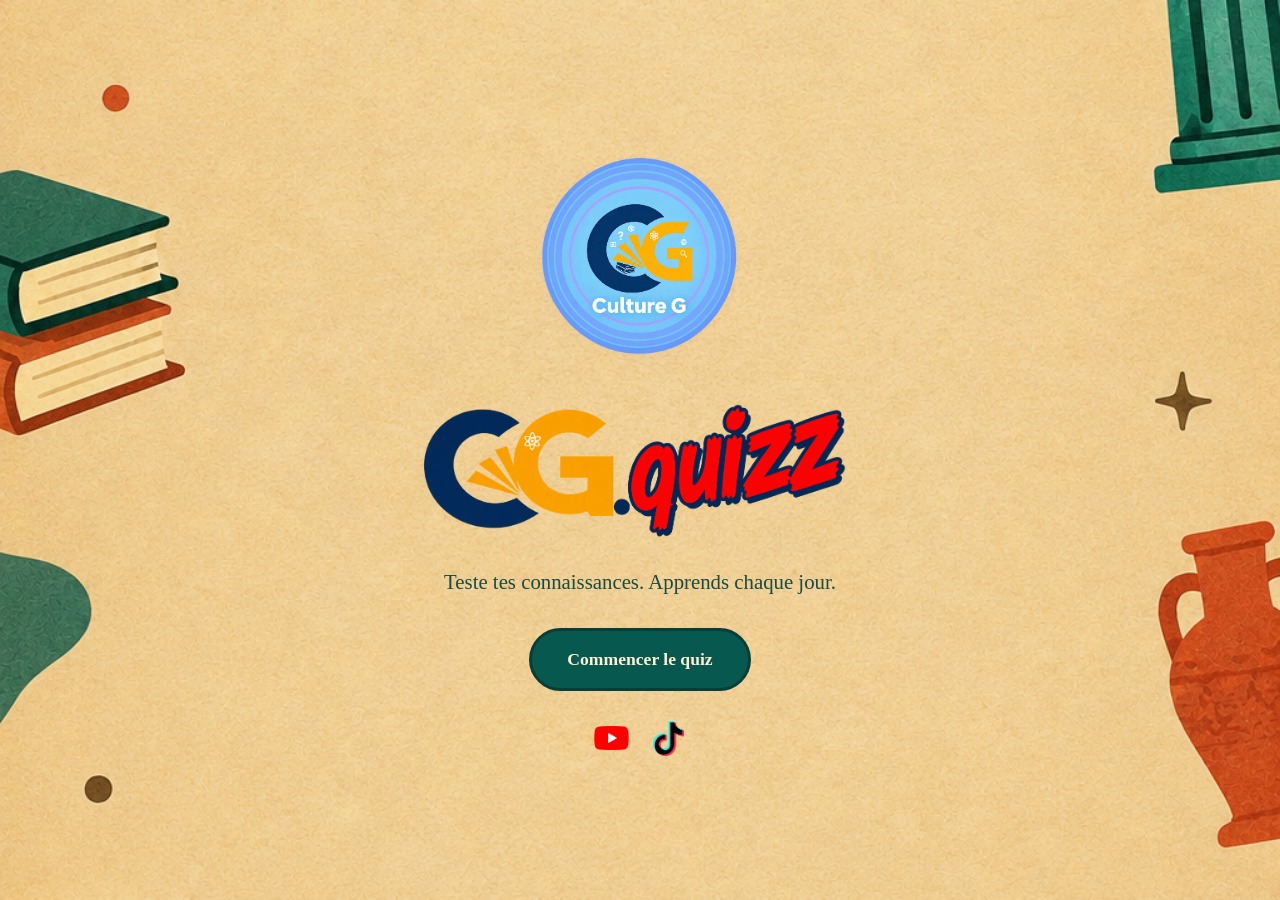
<file: index.html>
<!DOCTYPE html>
<html lang="fr">
<head>
    <meta charset="UTF-8">
    <meta name="viewport" content="width=device-width, initial-scale=1.0">

    <title>CG.quizz | Culture générale</title>
    <meta name="description" content="Teste tes connaissances avec CG.quizz !">

    <!-- Google Analytics -->
  
    <link rel="stylesheet" href="style.css">
    <!-- Google tag (gtag.js) -->
<script async src="https://www.googletagmanager.com/gtag/js?id=G-T3MM7VVC4P"></script>
<script>
  window.dataLayer = window.dataLayer || [];
  function gtag(){dataLayer.push(arguments);}
  gtag('js', new Date());

  gtag('config', 'G-T3MM7VVC4P');
</script>
</head>

<body>

    <main class="container">

        <img src="logo.PNG" alt="Logo Culture G" class="logo">

        <img src="cg.quizz logo.png" alt="cg.quizz logo" class="logo-principal">

        <p class="slogan">Teste tes connaissances. Apprends chaque jour.</p>

        <button
class="start-button"
type="button"
onclick="window.location.href='quiz.html'"
>
Commencer le quiz
</button>

<div class="social-links">

    <!-- Icône YouTube -->
    <a href="https://youtube.com/@culture.generale69?si=cF1Rbsw-HnzDqtBV"
       target="_blank"
       rel="noopener noreferrer"
       aria-label="Retrouve-nous sur YouTube">

        <img src="youtube.logo.png"
             alt="YouTube"
             class="social-icon">

    </a>

    <!-- Icône TikTok -->
    <a href="https://www.tiktok.com/@culture.generale69?_r=1&_t=ZS-9Ay9IFy0VJG"
       target="_blank"
       rel="noopener noreferrer"
       aria-label="Retrouve-nous sur TikTok">

        <img src="tiktok.logo.png"
             alt="TikTok"
             class="social-icon">

    </a>

</div>

    </main>

</body>
</html>
</file>
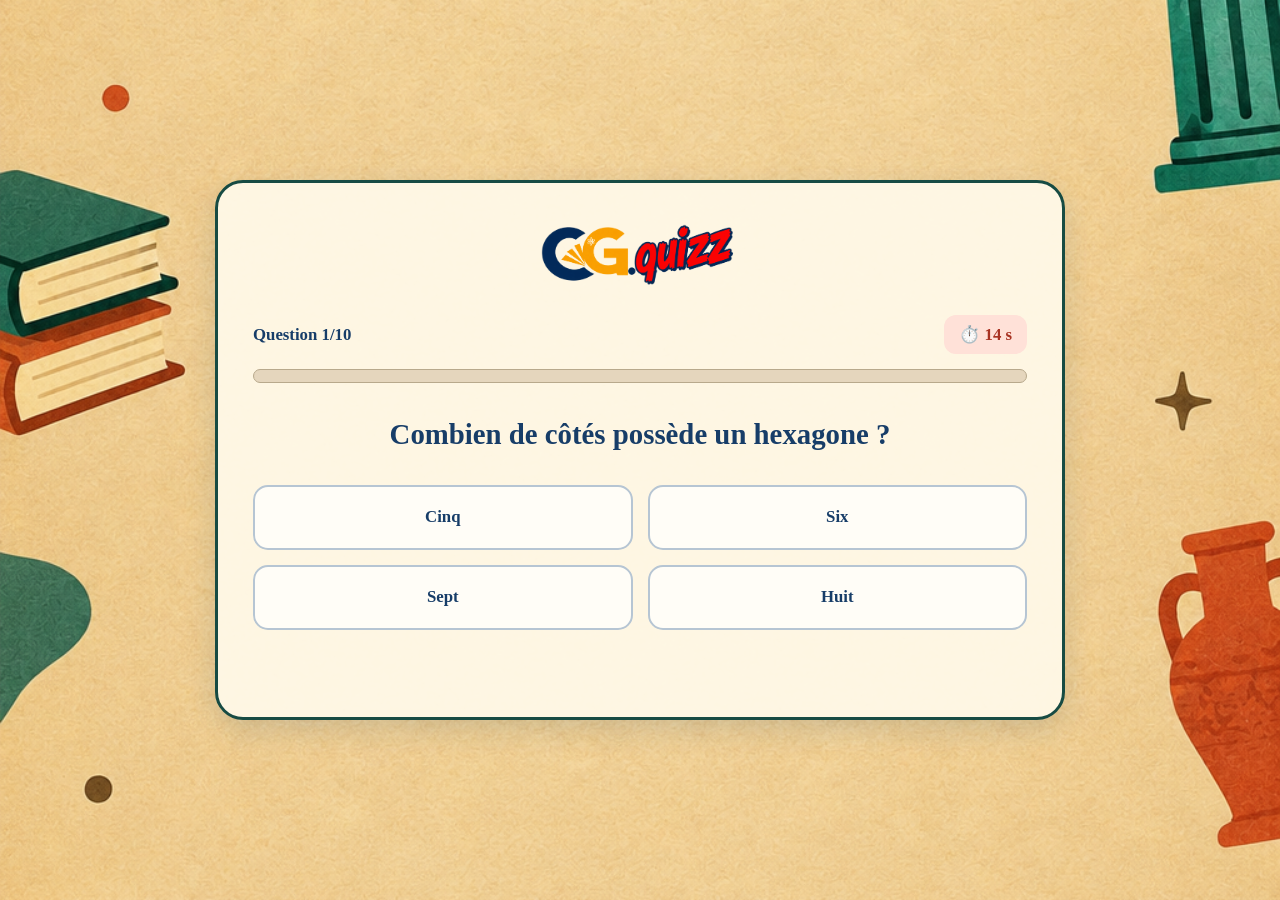
<file: quiz.html>
<!DOCTYPE html>
<html lang="fr">

<head>
<meta charset="UTF-8">

<meta name="viewport"
content="width=device-width, initial-scale=1.0">

<title>CG.quizz | Quiz de culture générale</title>

<meta name="description"
content="Teste tes connaissances avec CG.quizz !">
<!-- Google Analytics -->

<style>

/* ==============================
STYLE GÉNÉRAL
============================== */

* {
box-sizing: border-box;
margin: 0;
padding: 0;
}

[hidden] {
display: none !important;
}

body {
min-height: 100vh;
margin: 0;
padding: 30px 15px;

font-family: Georgia, serif;
color: #174b43;

background-image: url("fond.vintage.PNG");
background-size: cover;
background-position: center;
background-repeat: no-repeat;
background-attachment: fixed;

display: flex;
justify-content: center;
align-items: flex-start;

overscroll-behavior-y: none;
}


/* ==============================
CONTENEUR PRINCIPAL
============================== */

.quiz-container {
width: 100%;
max-width: 850px;

margin-left: auto;
margin-right: auto;

margin-top: auto;
margin-bottom: auto;

padding: 35px;

text-align: center;

background: rgba(255, 249, 232, 0.94);

border: 3px solid #174b43;
border-radius: 28px;

box-shadow: 0 10px 30px rgba(23, 61, 104, 0.15);
}

/* ==============================
LOGO
============================== */

.quiz-title {
margin-bottom: 25px;
}

.logo-titre {
display: block;

width: 210px;
max-width: 75%;

height: auto;

margin: 0 auto;
}

/* ==============================
INFORMATIONS DU QUIZ
============================== */

.quiz-info {
display: flex;
justify-content: space-between;
align-items: center;

gap: 15px;

margin-bottom: 15px;

font-size: 1.05rem;
font-weight: bold;
}

#question-counter {
color: #173d68;
}

#timer {
color: #a83222;

background: #ffe1d8;

padding: 9px 15px;

border-radius: 12px;

white-space: nowrap;
}

#timer.urgent {
color: #ffffff;
background: #c62828;

animation: pulse 0.7s infinite alternate;
}

@keyframes pulse {
from {
transform: scale(1);
}

to {
transform: scale(1.06);
}
}

/* ==============================
BARRE DE PROGRESSION
============================== */

.progress-track {
width: 100%;
height: 14px;

margin-bottom: 30px;

overflow: hidden;

background: #e5d6bd;

border: 1px solid #b8a98c;
border-radius: 20px;
}

.progress-bar {
width: 0%;
height: 100%;

background: linear-gradient(
90deg,
#087fba,
#12b7cb
);

border-radius: 20px;

transition: width 0.4s ease;
}

/* ==============================
QUESTION
============================== */

.question-text {
margin-bottom: 28px;

font-size: clamp(1.3rem, 4vw, 1.8rem);
line-height: 1.5;

color: #173d68;
}

/* ==============================
RÉPONSES
============================== */

.answers {
display: grid;

grid-template-columns: repeat(2, minmax(0, 1fr));

gap: 15px;

margin-bottom: 20px;
}

.answer-button {
min-height: 65px;

padding: 16px;

font-family: inherit;
font-size: 1.05rem;
font-weight: bold;

color: #173d68;
background: #fffdf7;

border: 2px solid #b6c5d3;
border-radius: 15px;

cursor: pointer;

transition:
background-color 0.2s,
color 0.2s,
border-color 0.2s,
transform 0.2s;
}

@media (hover: hover) and (pointer: fine) {
.answer-button:not(:disabled):hover {
background: #e2f3ff;
border-color: #087fba;
transform: translateY(-2px);
}
}

.answer-button {
-webkit-tap-highlight-color: transparent;
}

.answer-button:focus-visible,
.action-button:focus-visible {
outline: 4px solid #f2a900;
outline-offset: 3px;
}

/* BONNE RÉPONSE : VERT BIEN VISIBLE */

.answer-button.correct {
color: #ffffff !important;

background: #087a32 !important;

border: 4px solid #045522 !important;

box-shadow: 0 0 0 3px rgba(8, 122, 50, 0.2);

animation: correctPop 0.3s ease;
}

/* MAUVAISE RÉPONSE : ROUGE BIEN VISIBLE */

.answer-button.wrong {
color: #ffffff !important;

background: #d71920 !important;

border: 4px solid #941018 !important;

box-shadow: 0 0 0 3px rgba(215, 25, 32, 0.2);

animation: wrongShake 0.3s ease;
}

.answer-button:disabled {
cursor: default;
opacity: 1;
}

@keyframes correctPop {
0% {
transform: scale(0.96);
}

100% {
transform: scale(1);
}
}

@keyframes wrongShake {
0%, 100% {
transform: translateX(0);
}

25% {
transform: translateX(-4px);
}

75% {
transform: translateX(4px);
}
}

/* ==============================
MESSAGE DE CORRECTION
============================== */

.feedback {
min-height: 32px;

margin-top: 10px;

font-size: 1.05rem;
font-weight: bold;
line-height: 1.5;
}

.feedback.success {
color: #056b2a;
}

.feedback.error {
color: #c4161c;
}

/* ==============================
RÉSULTATS
============================== */

.result-title {
margin-bottom: 20px;

font-size: clamp(2rem, 5vw, 2.8rem);

color: #173d68;
}

.result-score {
margin-bottom: 12px;

font-size: 1.5rem;
font-weight: bold;
}

.result-grade {
margin: 15px 0;

font-size: clamp(4rem, 12vw, 6rem);
font-weight: bold;

color: #087fba;

text-shadow: 2px 3px 0 rgba(23, 61, 104, 0.12);
}

.result-grade.grade-excellent {
color: #087a32;
}

.result-grade.grade-medium {
color: #b76b00;
}

.result-grade.grade-low {
color: #c4161c;
}

.result-time {
margin-bottom: 22px;

font-size: 1.15rem;
font-weight: bold;
}

.result-message {
max-width: 600px;

margin: 0 auto 25px;

font-size: 1.1rem;
line-height: 1.7;
}

/* ==============================
ICÔNES YOUTUBE ET TIKTOK
============================== */

.result-links {
display: flex;
justify-content: center;
align-items: center;

gap: 25px;

margin: 25px 0 30px;
}

.social-link {
display: inline-flex;
justify-content: center;
align-items: center;

width: 65px;
height: 65px;

background: #ffffff;

border: 2px solid #d9c8a7;
border-radius: 18px;

transition:
transform 0.2s,
box-shadow 0.2s;
}

.social-link:hover {
transform: translateY(-5px);

box-shadow: 0 7px 15px rgba(23, 61, 104, 0.18);
}

.social-link img {
display: block;

width: 38px;
height: 38px;

object-fit: contain;
}

/* ==============================
BOUTONS D'ACTION
============================== */

.result-actions {
display: flex;
justify-content: center;
flex-wrap: wrap;

gap: 15px;

margin-top: 20px;
}

.action-button {
display: inline-flex;
justify-content: center;
align-items: center;

min-height: 52px;

padding: 14px 24px;

font-family: inherit;
font-size: 1rem;
font-weight: bold;

text-decoration: none;

border: 2px solid transparent;
border-radius: 50px;

cursor: pointer;

transition:
transform 0.2s,
background-color 0.2s;
}

.action-button:hover {
transform: translateY(-3px);
}

.restart-button {
color: #ffffff;
background: #087fba;

border-color: #075b8a;
}

.restart-button:hover {
background: #075b8a;
}

.home-button {
color: #174b43;
background: #f4d18f;

border-color: #c78d36;
}

.home-button:hover {
background: #edbd68;
}

/* ==============================
RESPONSIVE : TÉLÉPHONES
============================== */

@media (max-width: 520px) {

body {
padding: 12px;
background-attachment: scroll;
}

.quiz-container {
padding: 22px 16px;

border-radius: 20px;
}

.logo-titre {
width: 175px;
}

.quiz-info {
font-size: 0.9rem;
}

.answers {
grid-template-columns: 1fr;
gap: 12px;
}

.answer-button {
min-height: 58px;
font-size: 1rem;
}

.result-message {
font-size: 1rem;
}

.result-actions {
flex-direction: column;
}

.action-button {
width: 100%;
}
}

@media (prefers-reduced-motion: reduce) {

*,
*::before,
*::after {
animation-duration: 0.01ms !important;
animation-iteration-count: 1 !important;
transition-duration: 0.01ms !important;
}

}

/* LOGO CG.QUIZZ */

.quiz-header {
width: 100%;
text-align: center;
margin-bottom: 25px;
}

.quiz-logo {
display: block;
width: 240px;
max-width: 85%;
height: auto;
margin: 0 auto;
object-fit: contain;
}

.quiz-header a {
display: inline-block;
line-height: 0;
}

/* ADAPTATION AUX TÉLÉPHONES */

@media (max-width: 520px) {
.quiz-logo {
width: 200px;
max-width: 75%;
}
}

/* ===================================
ANIMATION DES RÉSULTATS
=================================== */

/* Apparition progressive du résultat */

#result-screen.celebration-active {
animation: resultAppear 0.8s ease-out both;
}

@keyframes resultAppear {
from {
opacity: 0;
transform: translateY(25px);
}

to {
opacity: 1;
transform: translateY(0);
}
}

/* Animation de la note finale */

#result-screen.celebration-active .result-grade {
animation: gradeCelebrate 1s ease-out 0.3s both;
}

@keyframes gradeCelebrate {
0% {
opacity: 0;
transform: scale(0.3) rotate(-12deg);
}

60% {
opacity: 1;
transform: scale(1.2) rotate(4deg);
}

80% {
transform: scale(0.95) rotate(-2deg);
}

100% {
opacity: 1;
transform: scale(1) rotate(0);
}
}

/* Conteneur des confettis */

.confetti-container {
position: fixed;
inset: 0;

overflow: hidden;
pointer-events: none;

z-index: 9999;
}

/* Chaque confetti */

.confetti {
position: absolute;

top: -20px;

width: 10px;
height: 16px;

border-radius: 3px;

animation: confettiFall linear forwards;
}

@keyframes confettiFall {
0% {
transform: translate3d(0, -20px, 0) rotate(0deg);
opacity: 1;
}

100% {
transform: translate3d(var(--drift), 110vh, 0)
rotate(var(--rotation));
opacity: 0;
}
}

/* Respecter les préférences d'accessibilité */

@media (prefers-reduced-motion: reduce) {
#result-screen.celebration-active,
#result-screen.celebration-active .result-grade {
animation: none;
}

.confetti {
display: none;
}
}

</style>
<!-- Google tag (gtag.js) -->
<script async src="https://www.googletagmanager.com/gtag/js?id=G-T3MM7VVC4P"></script>
<script>
  window.dataLayer = window.dataLayer || [];
  function gtag(){dataLayer.push(arguments);}
  gtag('js', new Date());

  gtag('config', 'G-T3MM7VVC4P');
</script>
</head>

<body>

<main class="quiz-container">

<!-- LOGO HORIZONTAL -->

<div class="quiz-header">
	<a href="index.html" aria-label="Retour à l'accueil">
		<img
			src="cg.quizz logo.png"
			alt="CG-quizz"
			class="quiz-logo"
		>
	</a>
</div>


<!-- ÉCRAN DES QUESTIONS -->

<section id="question-screen">

<!-- Informations du quiz -->

<div class="quiz-info">

<span id="question-counter">
Question 1/10
</span>

<span id="timer">
⏱️ 15 s
</span>

</div>


<!-- Barre de progression -->

<div
class="progress-track"
role="progressbar"
aria-label="Progression du quiz"
aria-valuemin="0"
aria-valuemax="10"
aria-valuenow="0"
>

<div
class="progress-bar"
id="progress-bar"
></div>

</div>


<!-- Question -->

<h2
class="question-text"
id="question-text"
></h2>


<!-- Réponses générées par JavaScript -->

<div
class="answers"
id="answers"
></div>


<!-- Message de correction -->

<p
class="feedback"
id="feedback"
aria-live="polite"
></p>

</section>


<!-- ÉCRAN DES RÉSULTATS -->

<section id="result-screen" hidden>

<h2 class="result-title">
Quiz terminé !
</h2>


<p
class="result-score"
id="result-score"
></p>


<p
class="result-grade"
id="result-grade"
></p>


<p
class="result-time"
id="result-time"
></p>


<p
class="result-message"
id="result-message"
></p>


<!-- RÉSEAUX SOCIAUX -->

<div class="result-links">

<a
class="social-link"
href="https://youtube.com/@culture.generale69?si=cF1Rbsw-HnzDqtBV"
target="_blank"
rel="noopener noreferrer"
aria-label="Visiter YouTube"
>

<img
src="youtube.logo.png"
alt="YouTube"
>

</a>


<a
class="social-link"
href="https://www.tiktok.com/@culture.generale69?_r=1&_t=ZS-9Ay9IFy0VJG"
target="_blank"
rel="noopener noreferrer"
aria-label="Visiter TikTok"
>

<img
src="tiktok.logo.png"
alt="TikTok"
>

</a>

</div>


<!-- BOUTONS -->

<div class="result-actions">

<button
id="restart-button"
class="action-button restart-button"
type="button"
>
↻ Faire un autre quiz
</button>


<a
href="index.html"
class="action-button home-button"
>
⌂ Retour à l'accueil
</a>

</div>

</section>

</main>


<script src="quiz.js"></script>

</body>

</html>
</file>
<file: style.css>
/* REGLAGES GENERAUX */

* {
    box-sizing: border-box;
    margin: 0;
    padding: 0;
}

body {
    min-height: 100vh;
    font-family: Georgia, serif;
    color: #174b43;

    /* Image d'arrière-plan */
    background-image: url("fond.vintage.PNG");
    background-size: cover;
    background-position: center center;
    background-repeat: no-repeat;
    background-attachment: fixed;

    /* Positionnement du contenu */

    display: flex;
    justify-content: center;
    align-items: center;

    text-align: center;
    padding: 35px 20px;
}


/* CONTENU PRINCIPAL */

.container {
    width: 100%;
    max-width: 700px;
    display: flex;
    flex-direction: column;
    align-items: center;
}

/* LOGO ORIGINAL */

.logo {
    display: block;
    width: 220px;
    max-width: 70%;
    height: auto;
    margin-bottom: 25px;
}

/* LOGO PRINCIPAL CG.QUIZZ */

.logo-principal {
    display: block;
    width: 100%;
    max-width: 450px;
    height: auto;
    margin: 0 auto 25px;
}

/* TITRE CG.QUIZZ */

h1 {
    font-size: clamp(3rem, 8vw, 5rem);
    margin-bottom: 20px;
    font-weight: bold;
    letter-spacing: -2px;
    line-height: 1.1;
}

.cg {
    color: #173d68;
}

.quizz {
    color: #d52f20;
    font-family: Impact, fantasy;
    letter-spacing: -1px;
}

/* SLOGAN */

.slogan {
    font-size: 1.3rem;
    line-height: 1.6;
    margin-bottom: 30px;
}

/* BOUTON COMMENCER */

.start-button {
    display: inline-block;
    background-color: #07594f;
    color: #fff1d2;

    border: 3px solid #063f39;
    border-radius: 50px;

    padding: 18px 35px;
    font-family: Georgia, serif;
    font-size: 1.1rem;
    font-weight: bold;

    cursor: pointer;
    transition: transform 0.2s, background-color 0.2s;
}

.start-button:hover {
    background-color: #0b7465;
    transform: scale(1.04);
}

.start-button:focus-visible {
    outline: 3px solid #173d68;
    outline-offset: 4px;
}

/* TELEPHONES */

@media (max-width: 480px) {
    .logo {
        width: 180px;
    }

.logo-principal {
width: 100%;
max-width: 350px;
}
    h1 {
        font-size: 3rem;
    }

    .slogan {
        font-size: 1.1rem;
    }

    .start-button {
        padding: 15px 24px;
        font-size: 1rem;
    }
}

@media (max-width: 600px) {
    body {
        background-position: center center;
        background-attachment: scroll;
        padding: 25px 15px;
    }

    .container {
        max-width: 100%;
    }
}

/* ICÔNES DES RÉSEAUX SOCIAUX */

.social-links {
    display: flex;
    justify-content: center;
    align-items: center;
    gap: 22px;
    margin-top: 30px;
}

.social-icon {
    display: block;
    width: 35px;
    height: 35px;
    object-fit: contain;
    transition: transform 0.2s ease;
}

.social-links a:hover .social-icon {
    transform: scale(1.12);
}

/* ADAPTATION AUX PETITS ÉCRANS */

@media (max-width: 480px) {
    .social-icon {
        width: 30px;
        height: 30px;
    }
}
</file>
